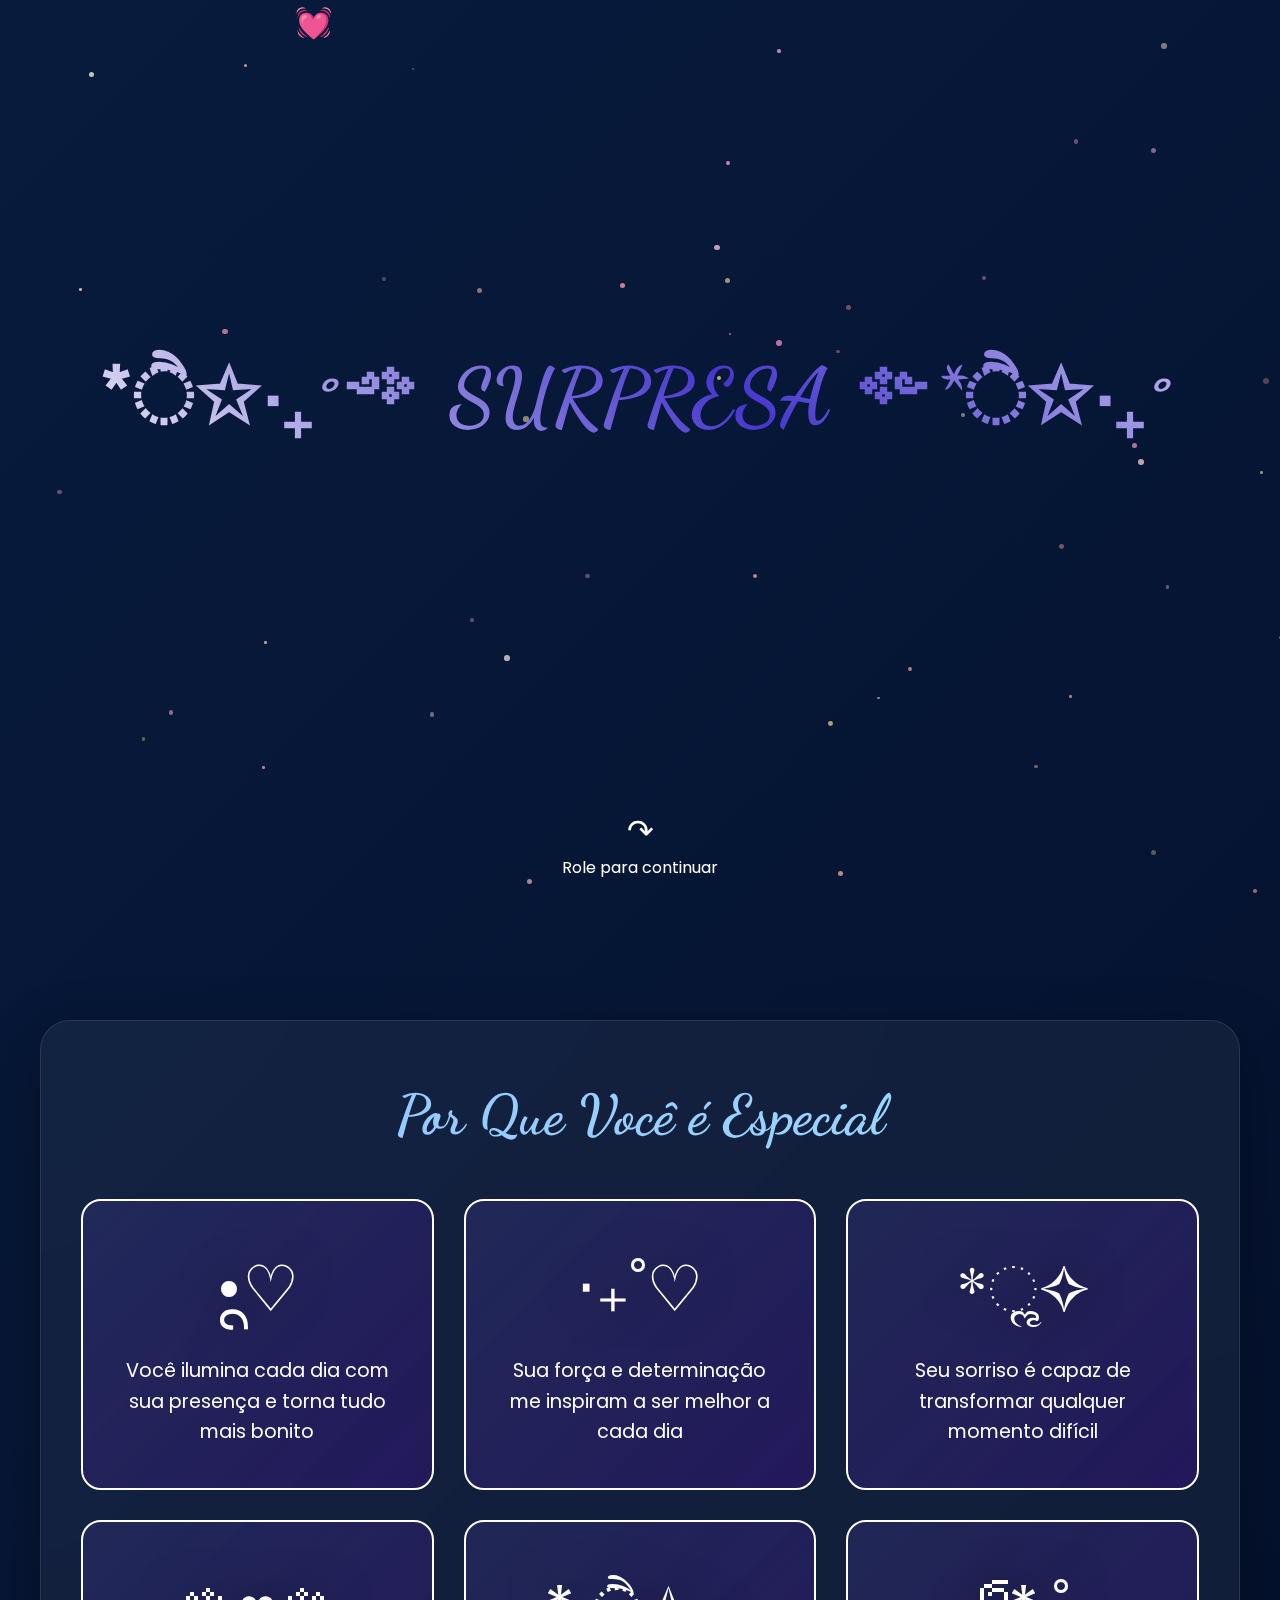
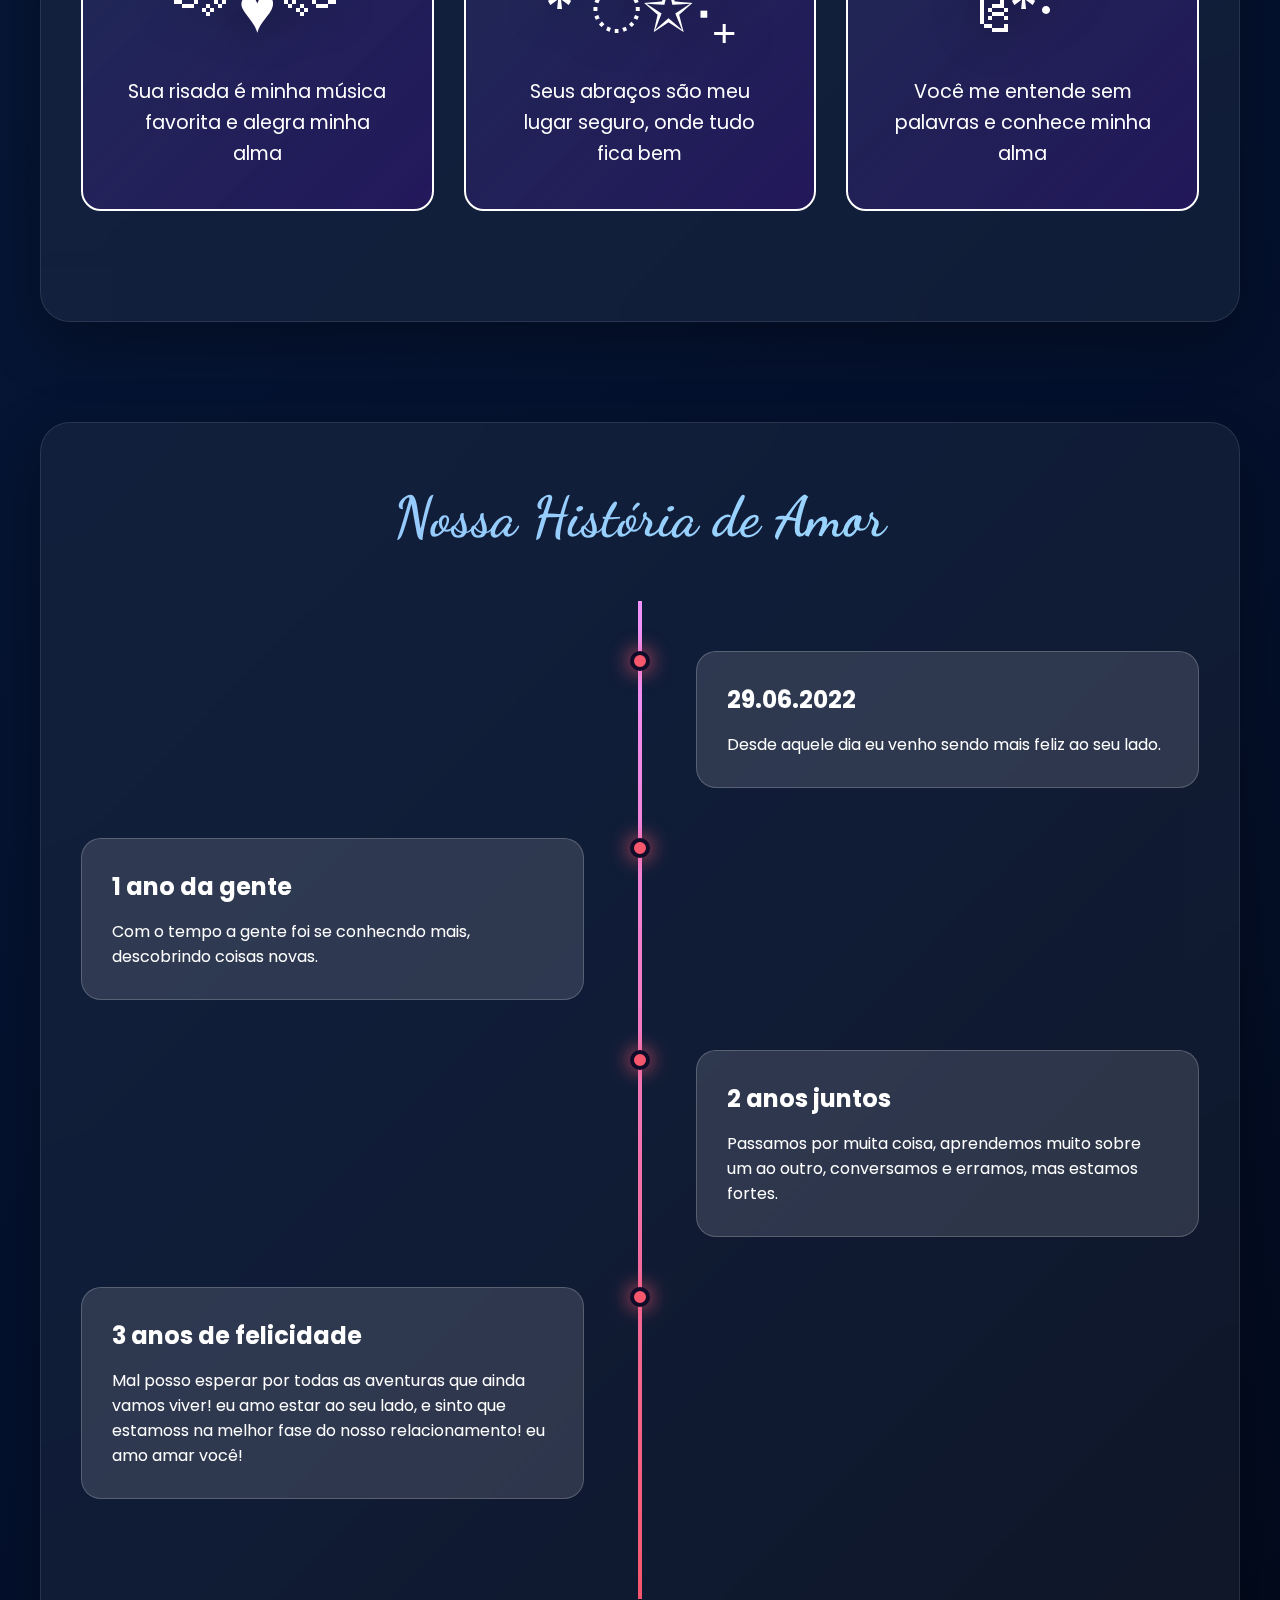
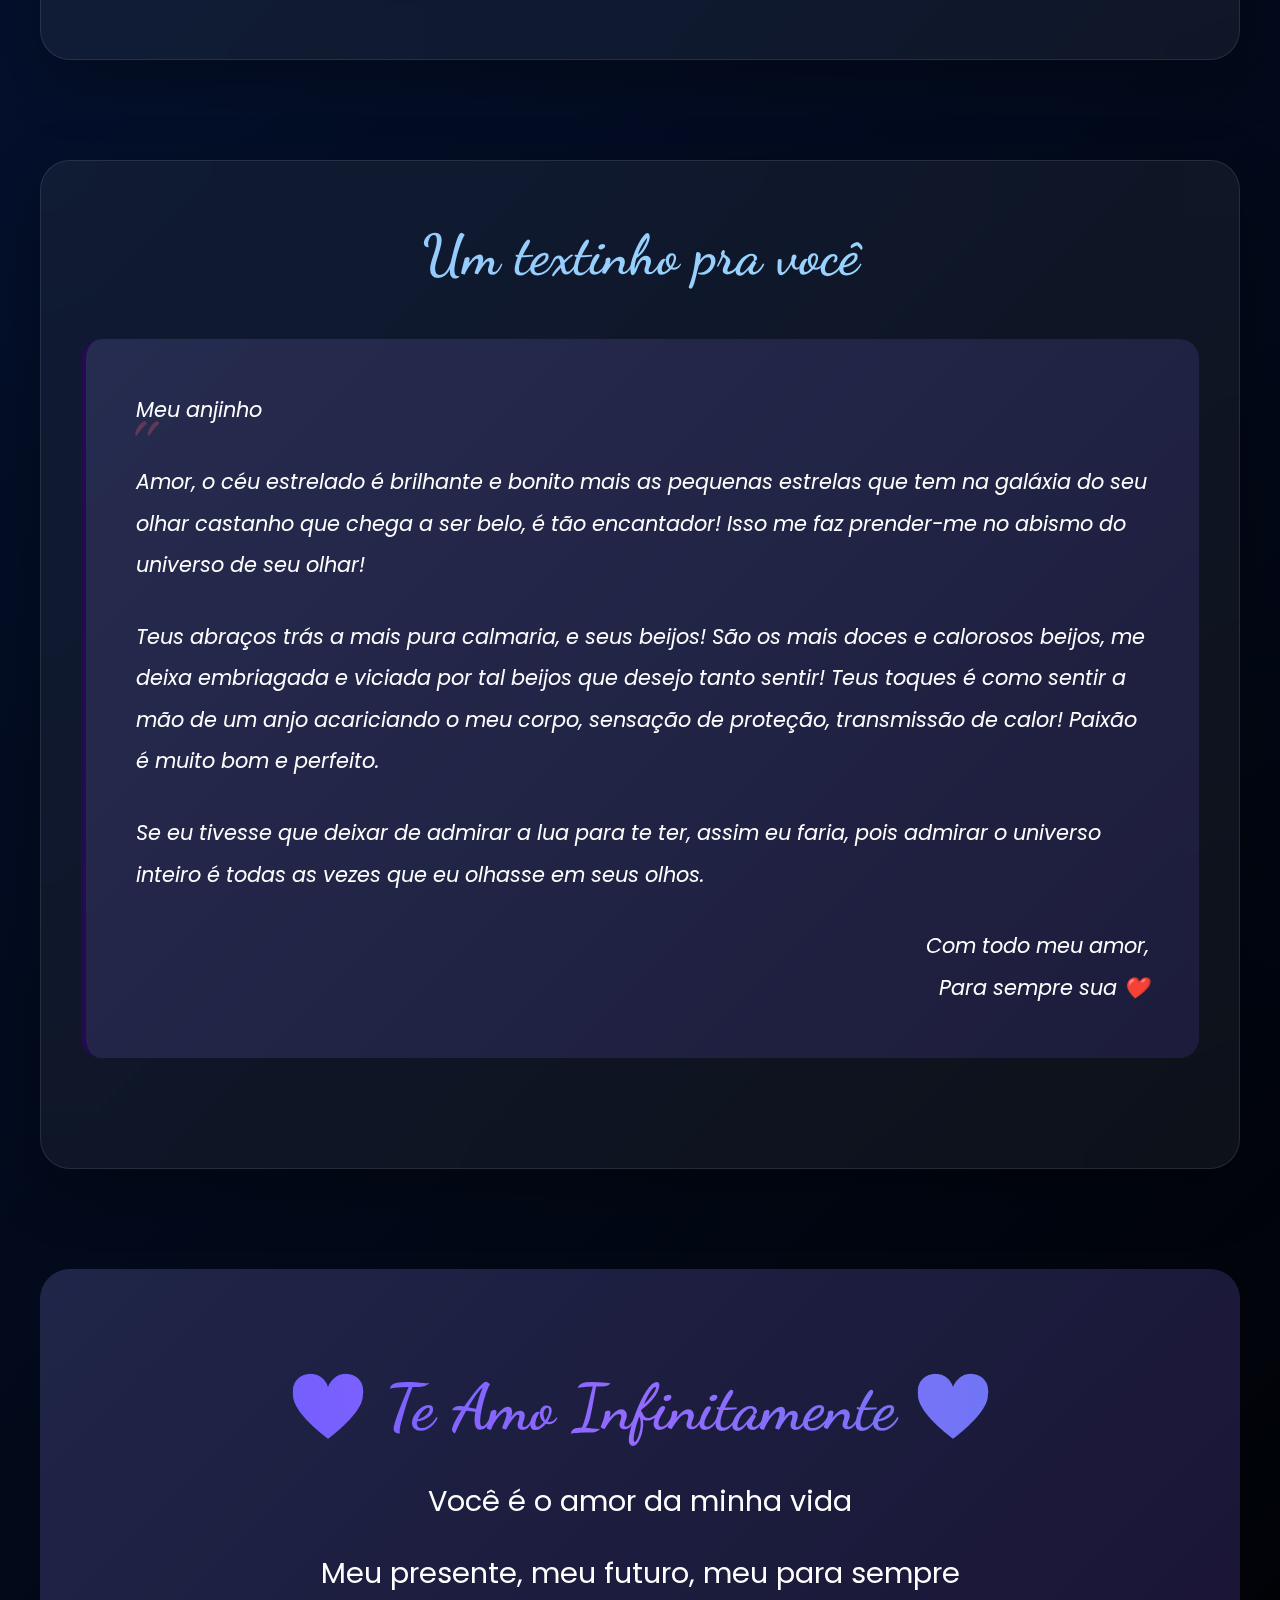
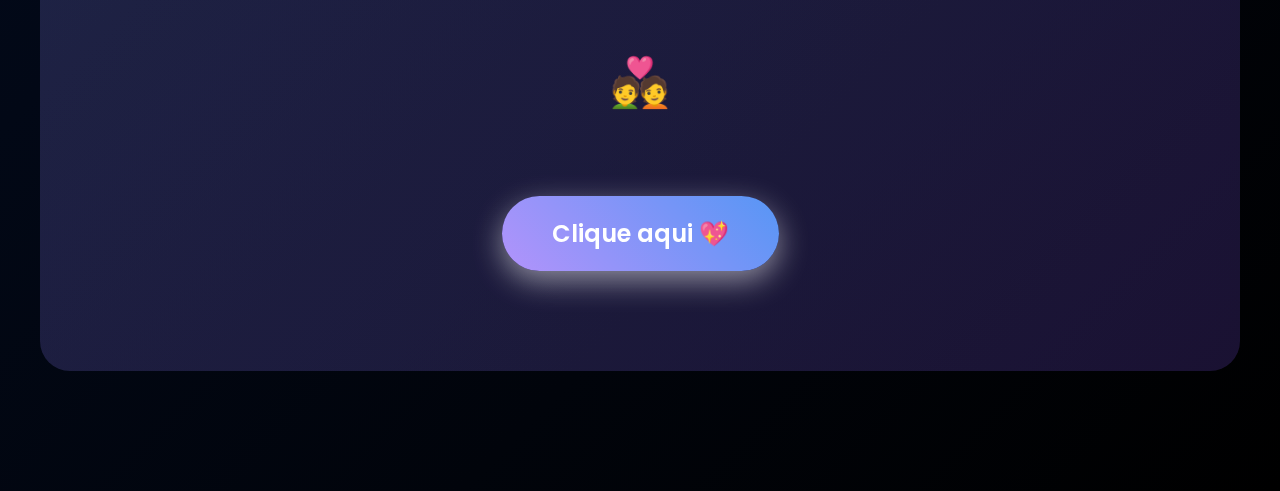
<file: index.html>
<!DOCTYPE html>
<html lang="pt-BR">
<head>
    <meta charset="UTF-8">
    <meta name="viewport" content="width=device-width, initial-scale=1.0">
    <title>Para Kauan</title>
  <link rel="stylesheet" href="style.css">
</head>
<body>
    <div class="particles" id="particles"></div>
    <div class="floating-hearts" id="floatingHearts"></div>

    <div class="container">
        <div class="hero">
            <h1>*ੈ✩‧₊˚༺ SURPRESA ༻*ੈ✩‧₊˚</h1>
            <p class="reveal-text">Essa página não é sobre mim...<br>É toda dedicada a VOCÊ, meu amor! ❤️</p>
            <div class="scroll-indicator">
                <p style="font-size: 2em;">↷</p>
                <p>Role para continuar</p>
            </div>
        </div>

        <div class="content-section">
            <h2 class="section-title">Por Que Você é Especial</h2>
            <div class="love-grid">
                <div class="love-card">
                    <span class="card-emoji">•ू♡</span>
                    <p class="card-text">Você ilumina cada dia com sua presença e torna tudo mais bonito</p>
                </div>
                <div class="love-card">
                    <span class="card-emoji">‧₊˚♡</span>
                    <p class="card-text">Sua força e determinação me inspiram a ser melhor a cada dia</p>
                </div>
                <div class="love-card">
                    <span class="card-emoji">*ૢ✧</span>
                    <p class="card-text">Seu sorriso é capaz de transformar qualquer momento difícil</p>
                </div>
                <div class="love-card">
                    <span class="card-emoji">༺♥༻</span>
                    <p class="card-text">Sua risada é minha música favorita e alegra minha alma</p>
                </div>
                <div class="love-card">
                    <span class="card-emoji">* ੈ✩‧₊</span>
                    <p class="card-text">Seus abraços são meu lugar seguro, onde tudo fica bem</p>
                </div>
                <div class="love-card">
                    <span class="card-emoji">༊*·˚</span>
                    <p class="card-text">Você me entende sem palavras e conhece minha alma</p>
                </div>
            </div>
        </div>

        <div class="content-section">
            <h2 class="section-title">Nossa História de Amor</h2>
            <div class="timeline">
                <div class="timeline-item">
                    <div class="timeline-content">
                        <h3 style="margin-bottom: 15px; font-size: 1.5em;">29.06.2022</h3>
                        <p>Desde aquele dia eu venho sendo mais feliz ao seu lado.</p>
                    </div>
                    <div class="timeline-dot"></div>
                </div>
                <div class="timeline-item">
                    <div class="timeline-content">
                        <h3 style="margin-bottom: 15px; font-size: 1.5em;">1 ano da gente</h3>
                        <p>Com o tempo a gente foi se conhecndo mais, descobrindo coisas novas.</p>
                    </div>
                    <div class="timeline-dot"></div>
                </div>
                <div class="timeline-item">
                    <div class="timeline-content">
                        <h3 style="margin-bottom: 15px; font-size: 1.5em;">2 anos juntos</h3>
                        <p>Passamos por muita coisa, aprendemos muito sobre um ao outro, conversamos e erramos, mas estamos fortes.</p>
                    </div>
                    <div class="timeline-dot"></div>
                </div>
                <div class="timeline-item">
                    <div class="timeline-content">
                        <h3 style="margin-bottom: 15px; font-size: 1.5em;">3 anos de felicidade</h3>
                        <p>Mal posso esperar por todas as aventuras que ainda vamos viver! eu amo estar ao seu lado, e sinto que estamoss na melhor fase do nosso relacionamento! eu amo amar você!</p>
                    </div>
                    <div class="timeline-dot"></div>
                </div>
            </div>
        </div>

        <div class="content-section">
            <h2 class="section-title">Um textinho pra você</h2>
            <div class="letter">
                <p>Meu anjinho</p>
                <p style="margin-top: 30px;">
                    Amor, o céu estrelado é brilhante e bonito mais as pequenas estrelas que tem na galáxia do seu olhar castanho que chega a ser belo, é tão encantador! Isso me faz prender-me no abismo do universo de seu olhar! 
                <p style="margin-top: 30px;">
                   Teus abraços trás a mais pura calmaria, e seus beijos! São os mais doces e calorosos beijos, me deixa embriagada e viciada por tal beijos que desejo tanto sentir! Teus toques é como sentir a mão de um anjo acariciando o meu corpo, sensação de proteção, transmissão de calor! Paixão é  muito bom e perfeito.
                </p>
                <p style="margin-top: 30px;">
                    Se eu tivesse que deixar de admirar a lua para te ter, assim eu faria, pois admirar o universo inteiro é todas as vezes que eu olhasse em seus olhos.
                </p>
                <p style="margin-top: 30px; text-align: right;">
                    Com todo meu amor,<br>
                    Para sempre sua ❤️
                </p>
            </div>
        </div>
<div class="final-section">
    <h2>❤️ Te Amo Infinitamente ❤️</h2>
    <p>Você é o amor da minha vida</p>
    <p>Meu presente, meu futuro, meu para sempre</p>
    <p style="font-size: 3em; margin-top: 40px;">💑</p>
    <a href="espe.html" class="heart-button">Clique aqui 💖</a>
</div>
        

    <script src="script.js"></script>
</body>
</html>
</file>
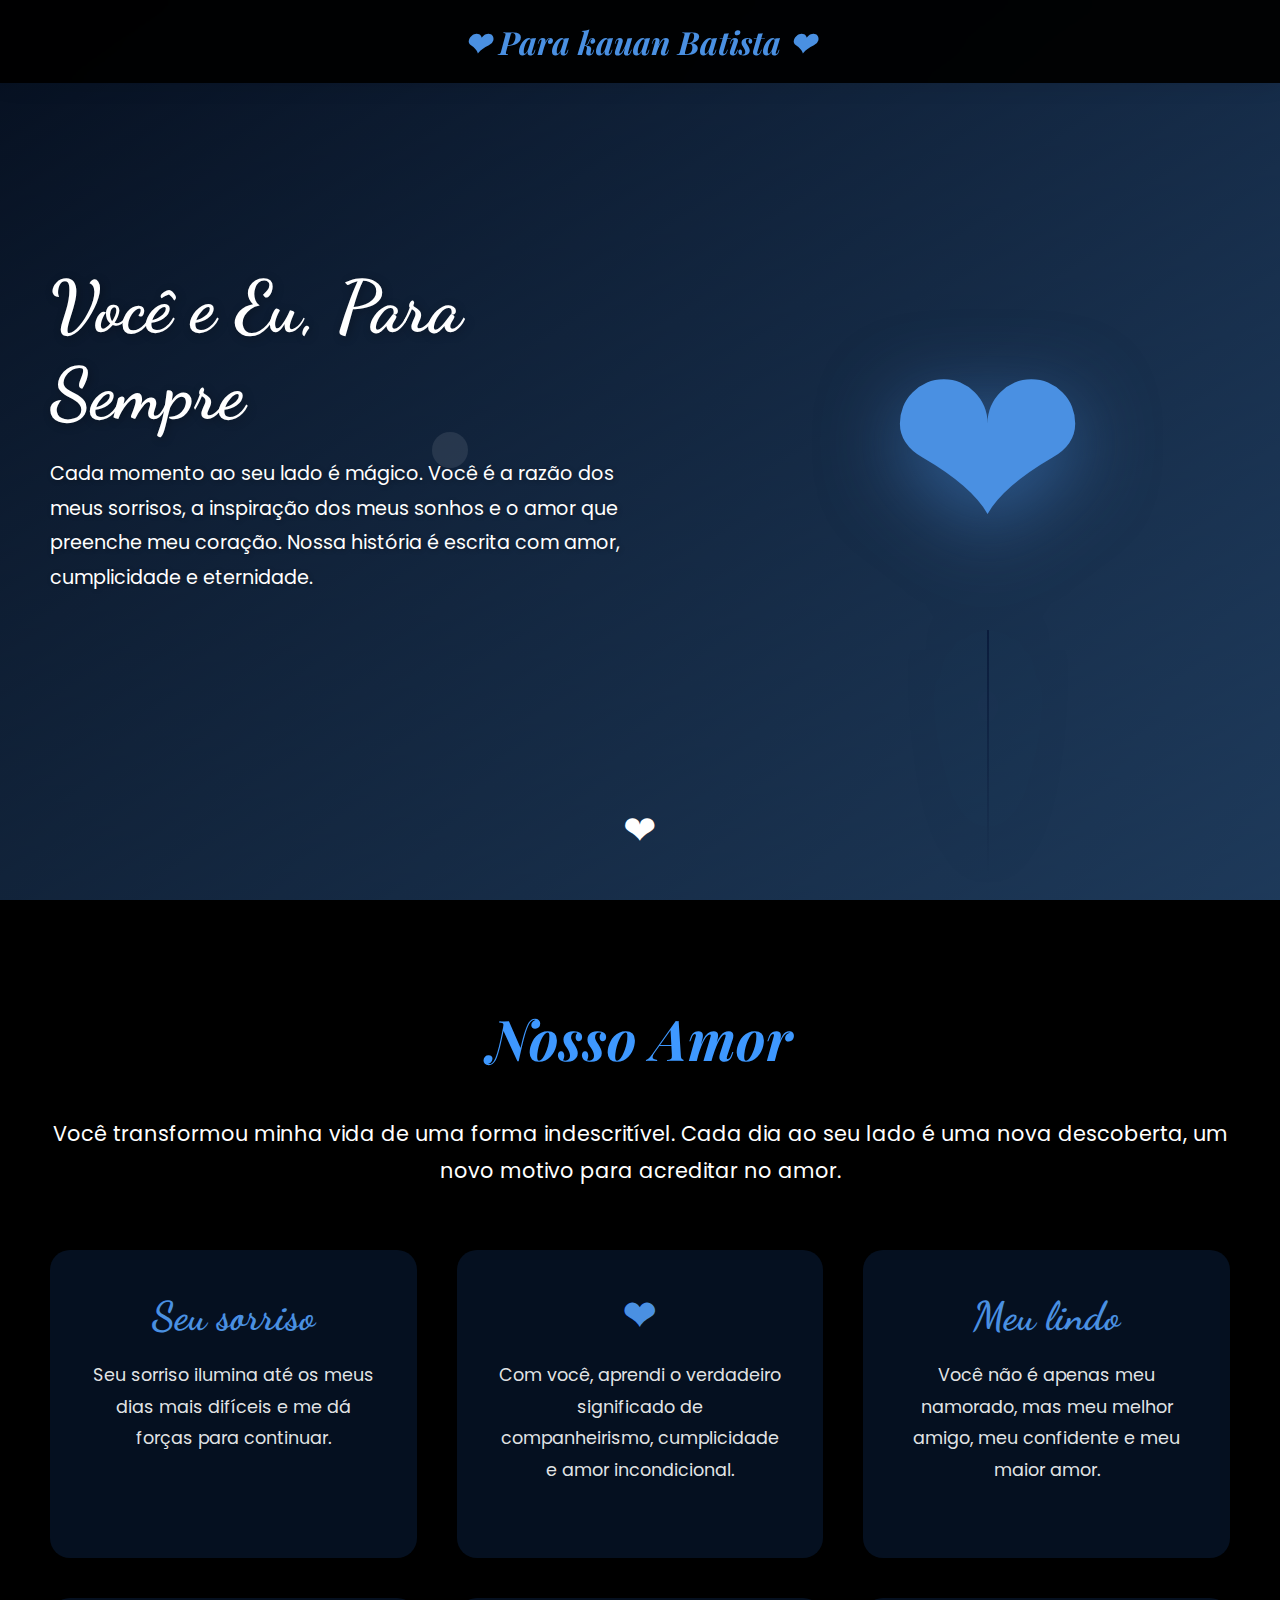
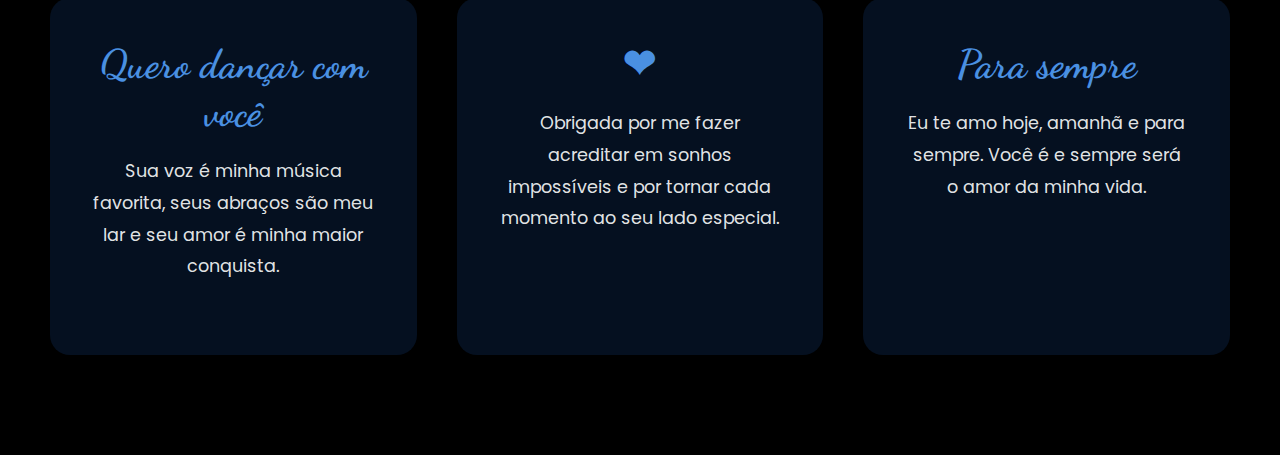
<file: espe.html>
<!DOCTYPE html>
<html lang="pt-BR">
<head>
    <meta charset="UTF-8">
    <meta name="viewport" content="width=device-width, initial-scale=1.0">
    <title>Kauan e Kayany</title>
    <link rel="stylesheet" href="espe.css">
</head>
<body>
    <div class="floating-hearts" id="floatingHearts"></div>

    <header>
        <div class="logo">❤ Para kauan Batista ❤</div>
    </header>

    <section class="hero">
        <div class="hero-content">
            <h1>Você e Eu, Para Sempre</h1>
            <p>
                Cada momento ao seu lado é mágico. Você é a razão dos meus sorrisos,
                a inspiração dos meus sonhos e o amor que preenche meu coração.
                Nossa história é escrita com amor, cumplicidade e eternidade.
            </p>
        </div>

        <div class="heart-balloon">
            ❤
            <div class="balloon-string"></div>
        </div>

        <div class="scroll-indicator">
            <p>❤</p>
        </div>
    </section>

    <section class="content-section">
        <div class="content-wrapper">
            <h2>Nosso Amor</h2>
            <p>
                Você transformou minha vida de uma forma indescritível. Cada dia ao seu lado
                é uma nova descoberta, um novo motivo para acreditar no amor.
            </p>

            <div class="love-messages">
                <div class="message-card">
                    <h3>Seu sorriso</h3>
                    <p>
                        Seu sorriso ilumina até os meus dias mais difíceis e me dá forças
                        para continuar.
                    </p>
                </div>

                <div class="message-card">
                    <h3>❤</h3>
                    <p>
                        Com você, aprendi o verdadeiro significado de companheirismo,
                        cumplicidade e amor incondicional.
                    </p>
                </div>

                <div class="message-card">
                    <h3>Meu lindo</h3>
                    <p>
                        Você não é apenas meu namorado, mas meu melhor amigo,
                        meu confidente e meu maior amor.
                    </p>
                </div>

                <div class="message-card">
                    <h3>Quero dançar com você</h3>
                    <p>
                        Sua voz é minha música favorita, seus abraços são meu lar
                        e seu amor é minha maior conquista.
                    </p>
                </div>

                <div class="message-card">
                    <h3>❤</h3>
                    <p>
                        Obrigada por me fazer acreditar em sonhos impossíveis
                        e por tornar cada momento ao seu lado especial.
                    </p>
                </div>

                <div class="message-card">
                    <h3>Para sempre</h3>
                    <p>
                        Eu te amo hoje, amanhã e para sempre. Você é e sempre será
                        o amor da minha vida.
                    </p>
                </div>
            </div>
        </div>
    </section>

     <script src="espe.js"></script>
</body>
</html>
</file>
<file: style.css>
@import url('https://fonts.googleapis.com/css2?family=Dancing+Script:wght@400;700&family=Poppins:wght@300;400;600&display=swap');

        * {
            margin: 0;
            padding: 0;
            box-sizing: border-box;
        }

        body {
            font-family: 'Poppins', sans-serif;
            background: #110736;
            background: linear-gradient(135deg, #081b3d, #04102c, #000000);
            color: #fff;
            overflow-x: hidden;
        }

        .particles {
            position: fixed;
            top: 0;
            left: 0;
            width: 100%;
            height: 100%;
            z-index: 0;
        }

        .particle {
            position: absolute;
            border-radius: 50%;
            pointer-events: none;
        }

        .container {
            position: relative;
            z-index: 1;
            min-height: 100vh;
            padding: 20px;
        }

        .hero {
            height: 100vh;
            display: flex;
            flex-direction: column;
            justify-content: center;
            align-items: center;
            text-align: center;
            position: relative;
        }

        .hero h1 {
            font-family: 'Dancing Script', cursive;
            font-size: 5em;
            background: linear-gradient(45deg, #f8f8f8, #4637cc, #ffffff, #ff9ff3);
            background-size: 200% 200%;
            -webkit-background-clip: text;
            -webkit-text-fill-color: transparent;
            background-clip: text;
            animation: gradientShift 3s ease infinite;
            margin-bottom: 30px;
        }

        @keyframes gradientShift {
            0%, 100% { background-position: 0% 50%; }
            50% { background-position: 100% 50%; }
        }

        .hero .reveal-text {
            font-size: 2em;
            margin-top: 20px;
            opacity: 0;
            animation: fadeInUp 1s ease 0.5s forwards;
        }

        @keyframes fadeInUp {
            to {
                opacity: 1;
                transform: translateY(0);
            }
            from {
                opacity: 0;
                transform: translateY(30px);
            }
        }

        .scroll-indicator {
            position: absolute;
            bottom: 40px;
            left: 50%;
            transform: translateX(-50%);
            animation: bounce 2s infinite;
        }

        @keyframes bounce {
            0%, 20%, 50%, 80%, 100% { transform: translateX(-50%) translateY(0); }
            40% { transform: translateX(-50%) translateY(-20px); }
            60% { transform: translateX(-50%) translateY(-10px); }
        }

        .content-section {
            max-width: 1200px;
            margin: 100px auto;
            padding: 60px 40px;
            background: rgba(255, 255, 255, 0.05);
            backdrop-filter: blur(20px);
            border-radius: 30px;
            border: 1px solid rgba(255, 255, 255, 0.1);
            box-shadow: 0 20px 60px rgba(0, 0, 0, 0.3);
        }

        .section-title {
            font-family: 'Dancing Script', cursive;
            font-size: 3.5em;
            text-align: center;
            margin-bottom: 50px;
            background: linear-gradient(90deg, #93c4fb 0%, #9cdbff 100%);
            -webkit-background-clip: text;
            -webkit-text-fill-color: transparent;
            background-clip: text;
        }

        .love-grid {
            display: grid;
            grid-template-columns: repeat(auto-fit, minmax(300px, 1fr));
            gap: 30px;
            margin: 50px 0;
        }

        .love-card {
            background: linear-gradient(135deg, rgba(91, 74, 190, 0.2), rgba(40, 23, 100, 0.781));
            padding: 40px;
            border-radius: 20px;
            border: 2px solid rgb(255, 255, 255);
            transition: all 0.4s ease;
            position: relative;
            overflow: hidden;
        }

        .love-card::before {
            content: '';
            position: absolute;
            top: -50%;
            left: -50%;
            width: 200%;
            height: 200%;
            background: radial-gradient(circle, rgba(35, 49, 129, 0.1) 0%, transparent 70%);
            transform: scale(0);
            transition: transform 0.6s ease;
        }

        .love-card:hover::before {
            transform: scale(1);
        }

        .love-card:hover {
            transform: translateY(-15px) scale(1.02);
            box-shadow: 0 25px 50px rgba(132, 96, 214, 0.4);
            border-color: rgba(151, 107, 255, 0.6);
        }

        .card-emoji {
            font-size: 4em;
            display: block;
            text-align: center;
            margin-bottom: 20px;
            filter: drop-shadow(0 0 20px rgba(0, 0, 0, 0.5));
        }

        .card-text {
            font-size: 1.2em;
            text-align: center;
            line-height: 1.6;
        }

        .timeline {
            position: relative;
            padding: 50px 0;
        }

        .timeline::before {
            content: '';
            position: absolute;
            left: 50%;
            top: 0;
            bottom: 0;
            width: 4px;
            background: linear-gradient(180deg, #f093fb, #f5576c);
            transform: translateX(-50%);
        }

        .timeline-item {
            display: flex;
            margin-bottom: 50px;
            position: relative;
        }

        .timeline-item:nth-child(odd) {
            flex-direction: row-reverse;
        }

        .timeline-content {
            width: 45%;
            padding: 30px;
            background: rgba(255, 255, 255, 0.08);
            border-radius: 20px;
            border: 1px solid rgba(255, 255, 255, 0.2);
            backdrop-filter: blur(10px);
            position: relative;
        }

        .timeline-dot {
            position: absolute;
            left: 50%;
            transform: translateX(-50%);
            width: 20px;
            height: 20px;
            background: #f5576c;
            border-radius: 50%;
            border: 4px solid #0f0c29;
            box-shadow: 0 0 20px #f5576c;
            animation: pulse-dot 2s infinite;
        }

        @keyframes pulse-dot {
            0%, 100% {
                box-shadow: 0 0 20px #f5576c;
            }
            50% {
                box-shadow: 0 0 40px #f5576c, 0 0 60px #f093fb;
            }
        }

        .letter {
            background: linear-gradient(135deg, rgba(166, 147, 251, 0.15), rgba(116, 87, 245, 0.15));
            padding: 50px;
            border-radius: 20px;
            border-left: 5px solid #240a4e;
            margin: 50px 0;
            font-size: 1.3em;
            line-height: 2;
            font-style: italic;
            position: relative;
        }

        .letter::before {
            content: '"';
            position: absolute;
            top: 20px;
            left: 20px;
            font-size: 5em;
            color: rgba(245, 87, 108, 0.3);
            font-family: 'Dancing Script', cursive;
        }

        .floating-hearts {
            position: fixed;
            top: 0;
            left: 0;
            width: 100%;
            height: 100%;
            pointer-events: none;
            z-index: 2;
        }

        .float-heart {
            position: absolute;
            font-size: 30px;
            animation: floatUp 8s linear infinite;
        }

        @keyframes floatUp {
            0% {
                transform: translateY(100vh) rotate(0deg);
                opacity: 0;
            }
            10% {
                opacity: 0.8;
            }
            90% {
                opacity: 0.8;
            }
            100% {
                transform: translateY(-100px) rotate(720deg);
                opacity: 0;
            }
        }

        .final-section {
            text-align: center;
            padding: 100px 40px;
            background: linear-gradient(135deg, rgba(147, 149, 251, 0.2), rgba(129, 87, 245, 0.2));
            border-radius: 30px;
            margin: 100px auto;
            max-width: 1200px;
        }

        .final-section h2 {
            font-family: 'Dancing Script', cursive;
            font-size: 4em;
            margin-bottom: 30px;
            background: linear-gradient(90deg, #6257fe, #936bff, #5a7cee);
            -webkit-background-clip: text;
            -webkit-text-fill-color: transparent;
            background-clip: text;
        }

        .final-section p {
            font-size: 1.8em;
            line-height: 1.8;
            margin: 20px 0;
        }

        .heart-button {
            display: inline-block;
            margin-top: 50px;
            padding: 20px 50px;
            background: linear-gradient(45deg, #b293fb, #5796f5);
            border-radius: 50px;
            font-size: 1.5em;
            font-weight: 600;
            text-decoration: none;
            color: white;
            box-shadow: 0 10px 30px rgba(255, 255, 255, 0.5);
            transition: all 0.3s ease;
            cursor: pointer;
            border: none;
        }

        .heart-button:hover {
            transform: scale(1.1);
            box-shadow: 0 15px 40px rgba(245, 87, 108, 0.7);
        }

        @media (max-width: 768px) {
            .hero h1 {
                font-size: 3em;
            }
            .timeline::before {
                left: 30px;
            }
            .timeline-item {
                flex-direction: column !important;
            }
            .timeline-content {
                width: 100%;
                margin-left: 60px;
            }
            .timeline-dot {
                left: 30px;
            }
        }
</file>
<file: espe.css>
@import url('https://fonts.googleapis.com/css2?family=Dancing+Script:wght@400;700&family=Playfair+Display:wght@400;600;700&family=Poppins:wght@300;400;600&display=swap');

/* DEFINIÇÃO DE CORES: Azul Marinho, Azul Destaque e Branco */
:root {
    --dark-blue: #0A1C3C; /* Azul "Pretanento" */
    --medium-blue: #4A90E2; /* Azul de Destaque/Acento */
    --white: #FFFFFF; /* Branco */
    --ultra-dark-blue: #051020; /* Fundo mais escuro */
}

* {
    margin: 0;
    padding: 0;
    box-sizing: border-box;
}

body {
    font-family: 'Poppins', sans-serif;
    color: var(--dark-blue); /* Texto principal em azul escuro */
    overflow-x: hidden;
}

/* Header */
header {
    position: fixed;
    top: 0;
    left: 0;
    right: 0;
    padding: 20px 50px;
    display: flex;
    justify-content: center;
    align-items: center;
    z-index: 1000;
    /* Fundo branco transparente para contraste */
    background: rgba(0, 0, 0, 0.95);
    backdrop-filter: blur(10px);
    box-shadow: 0 2px 20px rgba(0, 0, 0, 0.1);
}

.logo {
    font-family: 'Playfair Display', serif;
    font-size: 2em;
    font-weight: 700;
    color: var(--medium-blue); /* Logo em Azul Médio */
    font-style: italic;
}

/* Hero Section */
.hero {
    position: relative;
    height: 100vh;
    display: flex;
    align-items: center;
    /* O background agora usa a paleta de azul */
    background: linear-gradient(rgba(0, 0, 0, 0.5), rgba(0, 0, 0, 0.6)),
                url('data:image/svg+xml,<svg xmlns="http://www.w3.org/2000/svg" viewBox="0 0 1200 800"><defs><linearGradient id="grad" x1="0%" y1="0%" x2="100%" y2="100%"><stop offset="0%" style="stop-color:%230A1C3C;stop-opacity:1" /><stop offset="100%" style="stop-color:%234A90E2;stop-opacity:1" /></linearGradient></defs><rect fill="url(%23grad)" width="1200" height="800"/></svg>');
    background-size: cover;
    background-position: center;
    overflow: hidden;
}

.hero::before {
    content: '';
    position: absolute;
    top: 0;
    left: 0;
    right: 0;
    bottom: 0;
    /* Manteve a cor branca para o brilho */
    background: url('data:image/svg+xml,<svg xmlns="http://www.w3.org/2000/svg" viewBox="0 0 100 100"><circle cx="50" cy="50" r="2" fill="rgba(255,255,255,0.3)"/></svg>') repeat;
    opacity: 0.3;
    animation: sparkle 20s linear infinite;
}

@keyframes sparkle {
    from { transform: translateY(0); }
    to { transform: translateY(-100px); }
}

.hero-content {
    position: relative;
    z-index: 2;
    max-width: 700px;
    padding: 0 50px;
    color: var(--white); /* Texto principal da hero em branco */
}

.hero-content h1 {
    font-family: 'Dancing Script', cursive;
    font-size: 4.5em;
    margin-bottom: 20px;
    line-height: 1.2;
    text-shadow: 2px 2px 10px rgba(0, 0, 0, 0.3);
}

.hero-content p {
    font-size: 1.2em;
    line-height: 1.8;
    margin-bottom: 40px;
    text-shadow: 1px 1px 5px rgba(0, 0, 0, 0.3);
    max-width: 600px;
}

/* Heart Balloon - Alterado para ícone ou cor azul */
.heart-balloon {
    position: absolute;
    right: 15%;
    top: 50%;
    transform: translateY(-50%);
    font-size: 15em;
    /* Cor do balão alterada para Azul de Destaque */
    color: var(--medium-blue); 
    filter: drop-shadow(0 20px 40px rgba(74, 144, 226, 0.5)); /* Sombra azul */
    animation: float 6s ease-in-out infinite;
}

@keyframes float {
    0%, 100% {
        transform: translateY(-50%) translateX(0);
    }
    50% {
        transform: translateY(-55%) translateX(-10px);
    }
}

.balloon-string {
    position: absolute;
    bottom: -250px;
    left: 50%;
    width: 2px;
    height: 250px;
    /* Linha do balão alterada para um azul mais escuro */
    background: linear-gradient(to bottom, var(--dark-blue), transparent);
    transform: translateX(-50%);
}

/* Scroll Indicator */
.scroll-indicator {
    position: absolute;
    bottom: 40px;
    left: 50%;
    transform: translateX(-50%);
    animation: bounce 2s infinite;
    cursor: pointer;
    color: var(--white); /* Cor branca no indicador de rolagem */
    text-align: center;
}

.scroll-indicator p {
    font-size: 2.5em;
    margin: 0;
}

@keyframes bounce {
    0%, 20%, 50%, 80%, 100% {
        transform: translateX(-50%) translateY(0);
    }
    40% {
        transform: translateX(-50%) translateY(-15px);
    }
    60% {
        transform: translateX(-50%) translateY(-8px);
    }
}

/* Content Section */
.content-section {
    padding: 100px 50px;
    background: #000000;
    min-height: 100vh;
    display: flex;
    align-items: center;
    justify-content: center;
}

.content-wrapper {
    max-width: 1200px;
    text-align: center;
}

.content-wrapper h2 {
    font-family: 'Playfair Display', serif;
    font-size: 3.5em;
    margin-bottom: 40px;
    color: #3e98ff;
    font-style: italic;
}

.content-wrapper p {
    font-size: 1.3em;
    line-height: 1.8;
    color: #ffffff; /* Mantendo um cinza escuro para legibilidade */
    margin-bottom: 30px;
}

.love-messages {
    display: grid;
    grid-template-columns: repeat(auto-fit, minmax(300px, 1fr));
    gap: 40px;
    margin-top: 60px;
}

.message-card {
    background: var(--ultra-dark-blue); /* Fundo do card em Azul Ultra Escuro */
    padding: 40px;
    border-radius: 20px;
    box-shadow: 0 10px 30px rgba(0, 0, 0, 0.1);
    transition: all 0.3s ease;
    border: 2px solid transparent;
    color: var(--white); /* Texto do card em branco */
}

.message-card:hover {
    transform: translateY(-10px);
    /* Sombra e borda em Azul de Destaque */
    box-shadow: 0 20px 40px rgba(74, 144, 226, 0.3);
    border-color: var(--medium-blue);
}

.message-card h3 {
    font-family: 'Dancing Script', cursive;
    font-size: 2.5em;
    color: var(--medium-blue); /* Título do card em Azul de Destaque */
    margin-bottom: 20px;
}

.message-card p {
    font-size: 1.1em;
    color: rgba(255, 255, 255, 0.9); /* Branco sutil para melhor contraste */
}

/* Floating Hearts - Alterado para Azul de Destaque */
.floating-hearts {
    position: fixed;
    top: 0;
    left: 0;
    width: 100%;
    height: 100%;
    pointer-events: none;
    z-index: 999;
    color: var(--medium-blue); /* Cor do coração flutuante */
}

.float-heart {
    position: absolute;
    animation: floatUp 10s linear infinite;
    opacity: 0;
}

@keyframes floatUp {
    0% {
        transform: translateY(100vh) rotate(0deg);
        opacity: 0;
    }
    10% {
        opacity: 0.6;
    }
    90% {
        opacity: 0.6;
    }
    100% {
        transform: translateY(-100px) rotate(360deg);
        opacity: 0;
    }
}

@media (max-width: 768px) {
    header {
        padding: 15px 20px;
    }

    .logo {
        font-size: 1.5em;
    }

    .hero-content h1 {
        font-size: 3em;
    }

    .hero-content p {
        font-size: 1em;
    }

    .heart-balloon {
        font-size: 8em;
        right: 10%;
    }

    .content-wrapper h2 {
        font-size: 2.5em;
    }

    .content-wrapper p {
        font-size: 1.1em;
    }
}
</file>
